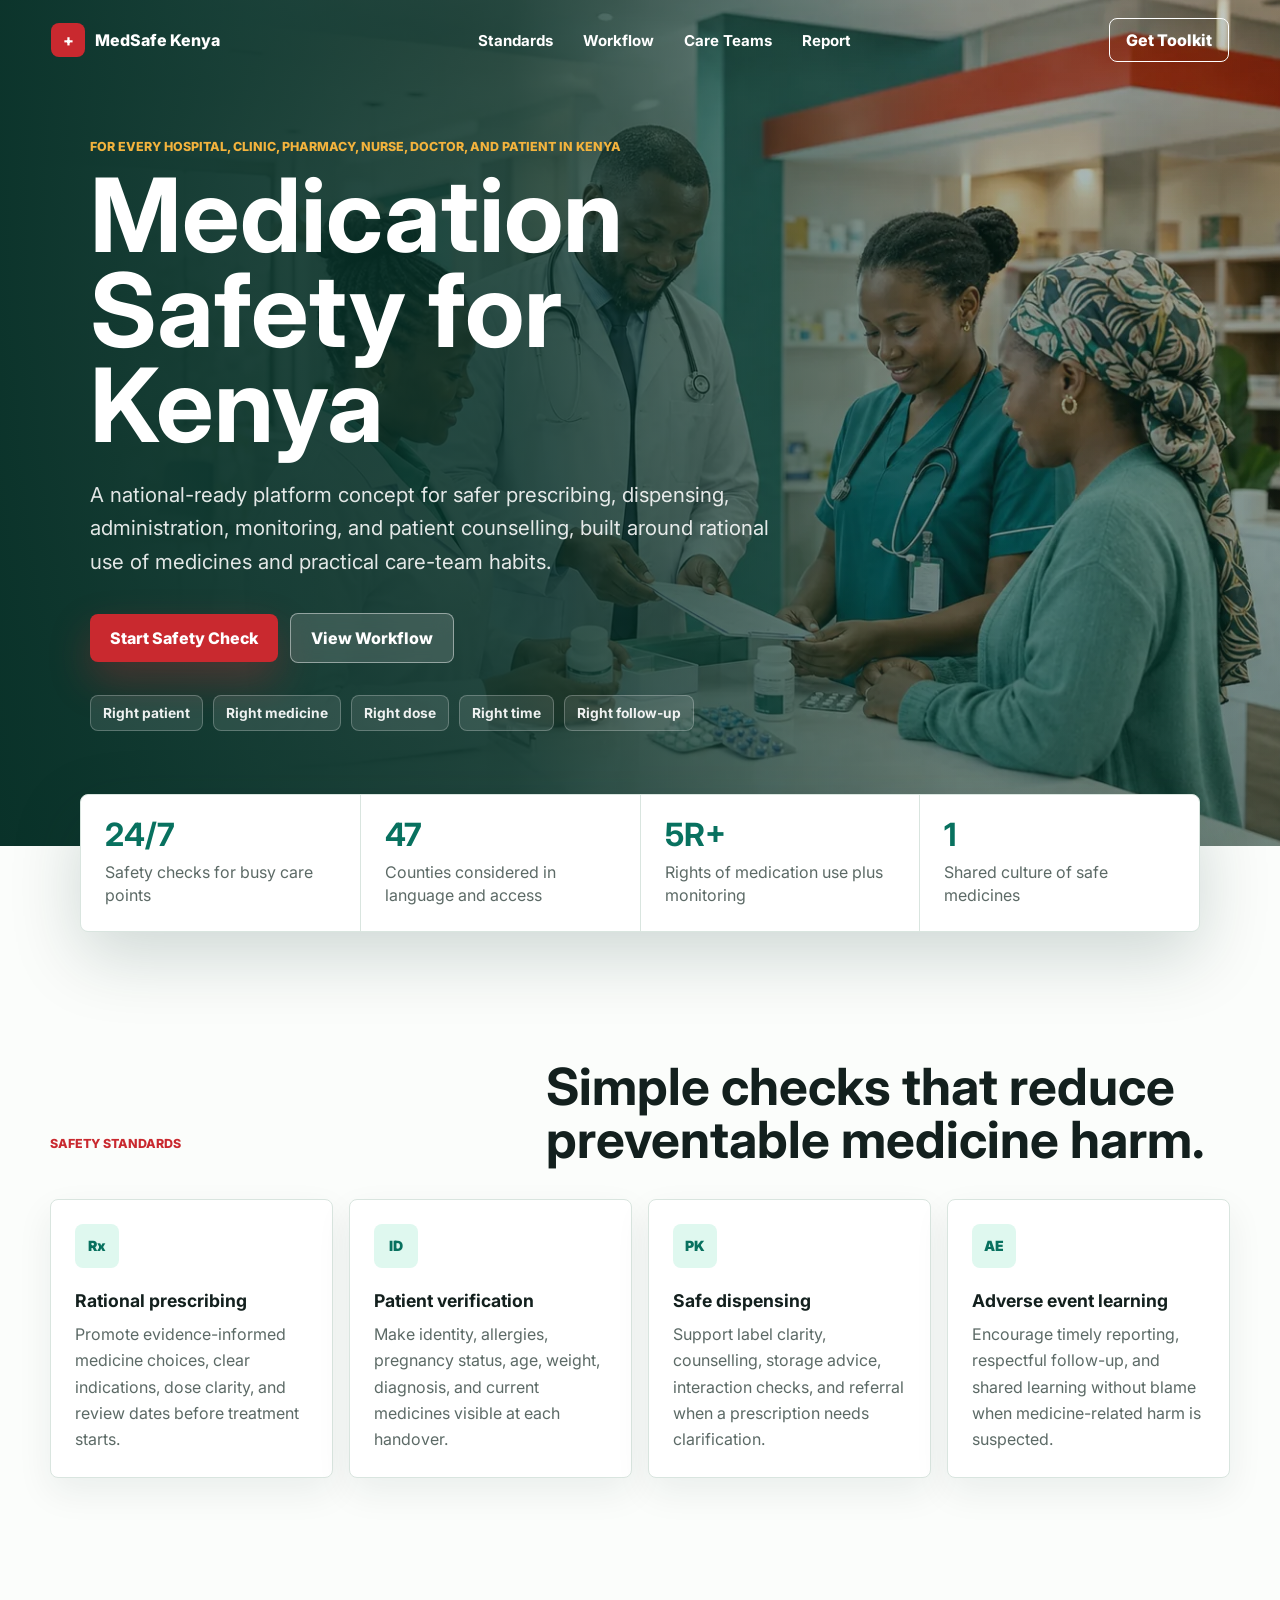
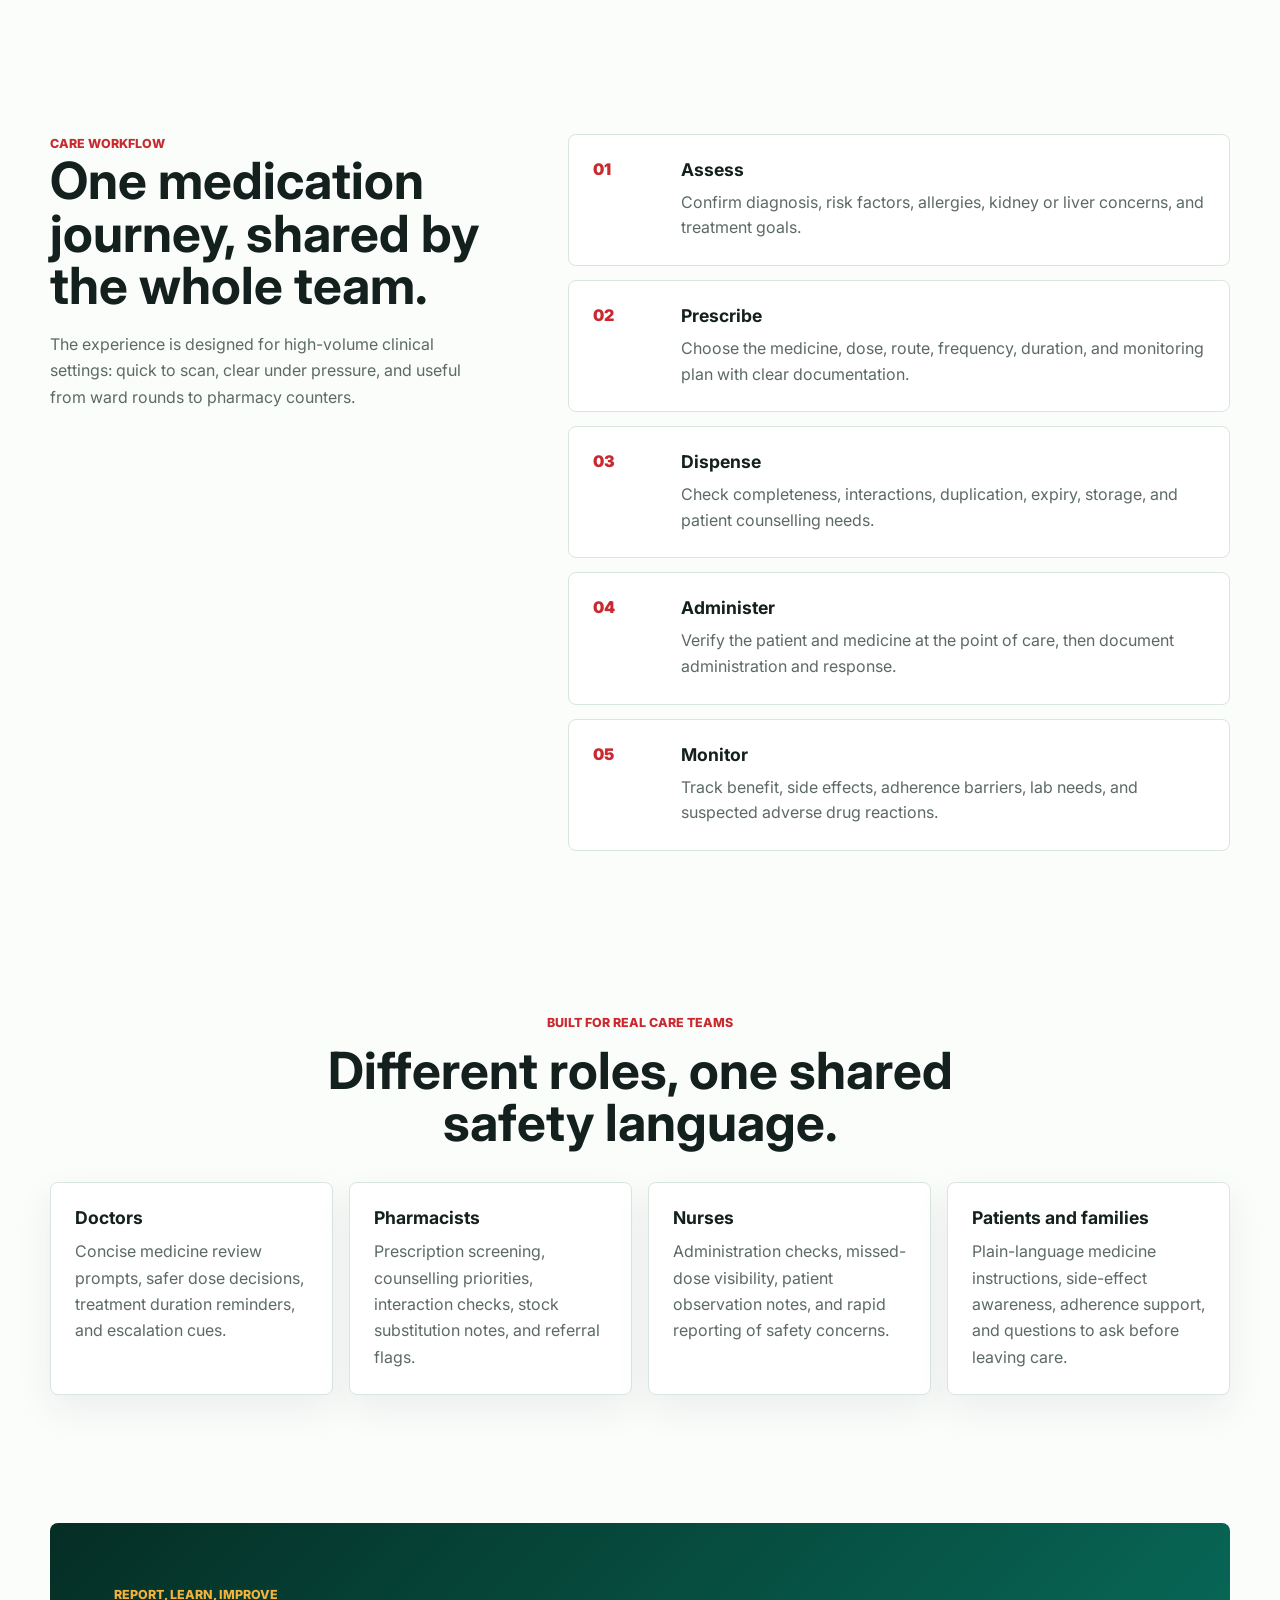
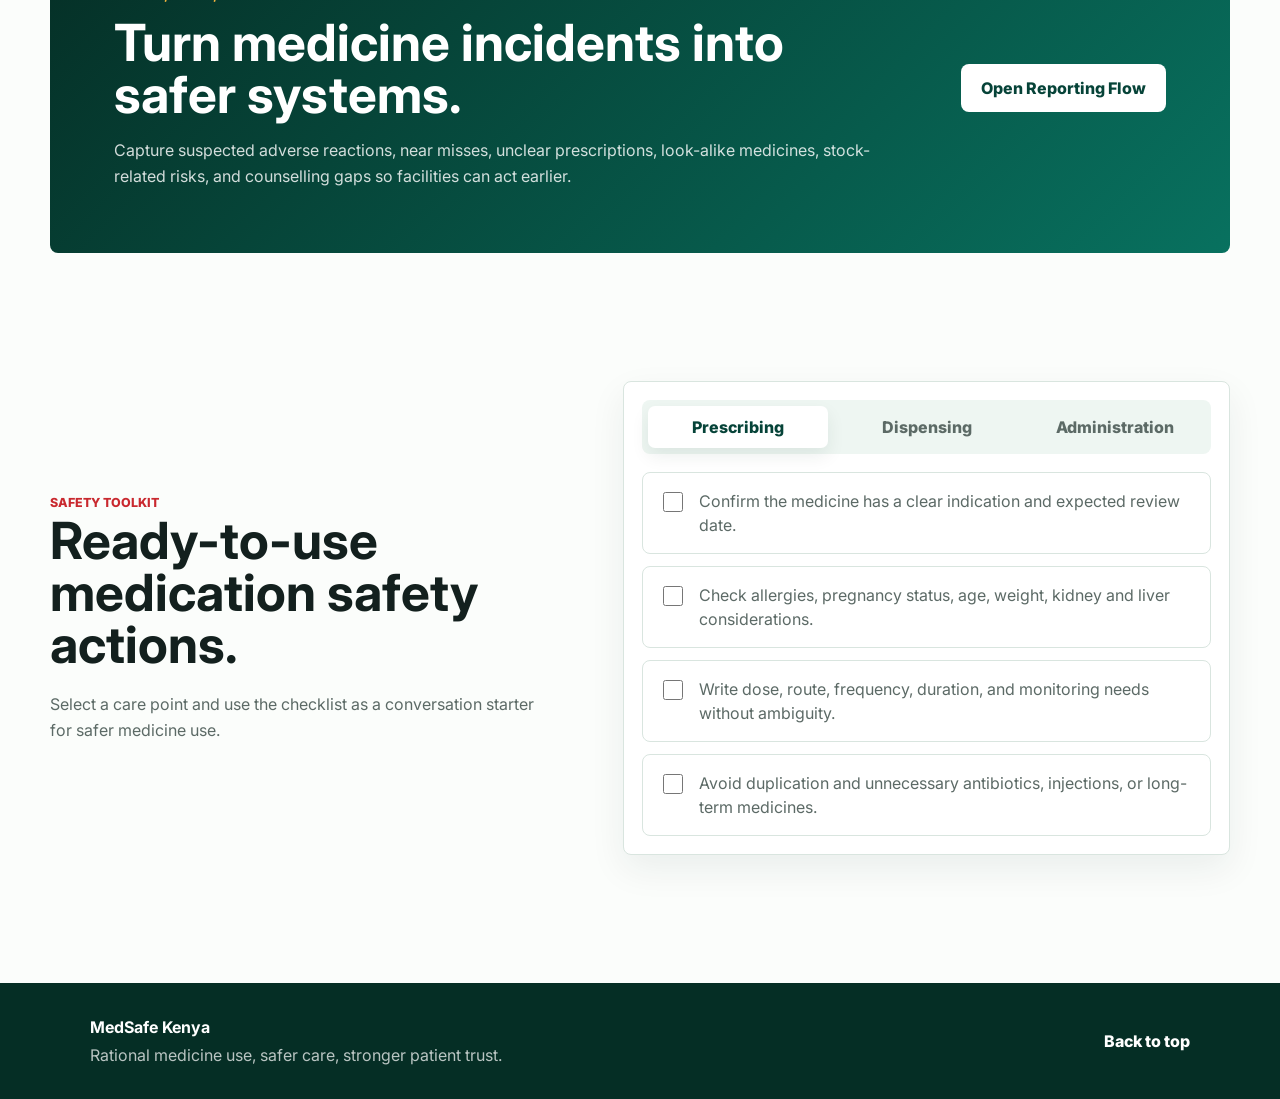
<file: frontend/index.html>
<!doctype html>
<html lang="en">
  <head>
    <meta charset="utf-8">
    <meta name="viewport" content="width=device-width, initial-scale=1">
    <meta name="description" content="A Kenya-focused medication safety landing page promoting rational and safe use of medicines across hospitals, pharmacies, and care teams.">
    <meta name="theme-color" content="#052e25">
    <meta property="og:type" content="website">
    <meta property="og:title" content="MedSafe Kenya | Medication Safety for Kenya">
    <meta property="og:description" content="Rational medicine use, safer care, and stronger patient trust across Kenyan hospitals, clinics, pharmacies, and care teams.">
    <meta property="og:image" content="assets/og-image.jpg">
    <meta name="twitter:card" content="summary_large_image">
    <meta name="twitter:title" content="MedSafe Kenya | Medication Safety for Kenya">
    <meta name="twitter:description" content="A Kenya-focused medication safety landing page for hospitals, doctors, pharmacists, nurses, patients, and families.">
    <meta name="twitter:image" content="assets/og-image.jpg">
    <title>MedSafe Kenya | Rational and Safe Medication Use</title>
    <link rel="icon" href="favicon.ico" sizes="any">
    <link rel="apple-touch-icon" href="assets/icon-192.png">
    <link rel="manifest" href="site.webmanifest">
    <link rel="preload" as="image" href="assets/medication-safety-kenya.webp" type="image/webp" fetchpriority="high">
    <link rel="preconnect" href="https://fonts.googleapis.com">
    <link rel="preconnect" href="https://fonts.gstatic.com" crossorigin>
    <link href="https://fonts.googleapis.com/css2?family=Inter:wght@400;500;600;700;800&display=swap" rel="stylesheet">
    <link rel="stylesheet" href="styles.css">
  </head>
  <body>
    <header class="site-header" data-header>
      <a class="brand" href="#top" aria-label="MedSafe Kenya home">
        <span class="brand-mark" aria-hidden="true">+</span>
        <span>MedSafe Kenya</span>
      </a>
      <nav class="nav" aria-label="Primary navigation">
        <a href="#standards">Standards</a>
        <a href="#workflow">Workflow</a>
        <a href="#teams">Care Teams</a>
        <a href="#report">Report</a>
      </nav>
      <a class="header-action" href="#toolkit">Get Toolkit</a>
    </header>

    <main id="top">
      <section class="hero" aria-labelledby="hero-title">
        <div class="hero-bg" aria-hidden="true"></div>
        <div class="hero-scrim" aria-hidden="true"></div>
        <div class="hero-content">
          <p class="eyebrow">For every hospital, clinic, pharmacy, nurse, doctor, and patient in Kenya</p>
          <h1 id="hero-title">Medication Safety for Kenya</h1>
          <p class="hero-copy">
            A national-ready platform concept for safer prescribing, dispensing, administration, monitoring,
            and patient counselling, built around rational use of medicines and practical care-team habits.
          </p>
          <div class="hero-actions" aria-label="Primary actions">
            <a class="button primary" href="#toolkit">Start Safety Check</a>
            <a class="button secondary" href="#workflow">View Workflow</a>
          </div>
          <div class="trust-strip" aria-label="Safety priorities">
            <span>Right patient</span>
            <span>Right medicine</span>
            <span>Right dose</span>
            <span>Right time</span>
            <span>Right follow-up</span>
          </div>
        </div>
      </section>

      <section class="quick-panel" aria-label="Medication safety snapshot">
        <div>
          <strong>24/7</strong>
          <span>Safety checks for busy care points</span>
        </div>
        <div>
          <strong>47</strong>
          <span>Counties considered in language and access</span>
        </div>
        <div>
          <strong>5R+</strong>
          <span>Rights of medication use plus monitoring</span>
        </div>
        <div>
          <strong>1</strong>
          <span>Shared culture of safe medicines</span>
        </div>
      </section>

      <section class="section intro" id="standards">
        <div class="section-heading">
          <p class="eyebrow dark">Safety standards</p>
          <h2>Simple checks that reduce preventable medicine harm.</h2>
        </div>
        <div class="standards-grid">
          <article>
            <span class="icon">Rx</span>
            <h3>Rational prescribing</h3>
            <p>Promote evidence-informed medicine choices, clear indications, dose clarity, and review dates before treatment starts.</p>
          </article>
          <article>
            <span class="icon">ID</span>
            <h3>Patient verification</h3>
            <p>Make identity, allergies, pregnancy status, age, weight, diagnosis, and current medicines visible at each handover.</p>
          </article>
          <article>
            <span class="icon">PK</span>
            <h3>Safe dispensing</h3>
            <p>Support label clarity, counselling, storage advice, interaction checks, and referral when a prescription needs clarification.</p>
          </article>
          <article>
            <span class="icon">AE</span>
            <h3>Adverse event learning</h3>
            <p>Encourage timely reporting, respectful follow-up, and shared learning without blame when medicine-related harm is suspected.</p>
          </article>
        </div>
      </section>

      <section class="workflow section" id="workflow">
        <div class="workflow-copy">
          <p class="eyebrow dark">Care workflow</p>
          <h2>One medication journey, shared by the whole team.</h2>
          <p>
            The experience is designed for high-volume clinical settings: quick to scan, clear under pressure,
            and useful from ward rounds to pharmacy counters.
          </p>
        </div>
        <ol class="timeline">
          <li>
            <span>01</span>
            <div>
              <h3>Assess</h3>
              <p>Confirm diagnosis, risk factors, allergies, kidney or liver concerns, and treatment goals.</p>
            </div>
          </li>
          <li>
            <span>02</span>
            <div>
              <h3>Prescribe</h3>
              <p>Choose the medicine, dose, route, frequency, duration, and monitoring plan with clear documentation.</p>
            </div>
          </li>
          <li>
            <span>03</span>
            <div>
              <h3>Dispense</h3>
              <p>Check completeness, interactions, duplication, expiry, storage, and patient counselling needs.</p>
            </div>
          </li>
          <li>
            <span>04</span>
            <div>
              <h3>Administer</h3>
              <p>Verify the patient and medicine at the point of care, then document administration and response.</p>
            </div>
          </li>
          <li>
            <span>05</span>
            <div>
              <h3>Monitor</h3>
              <p>Track benefit, side effects, adherence barriers, lab needs, and suspected adverse drug reactions.</p>
            </div>
          </li>
        </ol>
      </section>

      <section class="section teams" id="teams">
        <div class="section-heading center">
          <p class="eyebrow dark">Built for real care teams</p>
          <h2>Different roles, one shared safety language.</h2>
        </div>
        <div class="team-grid">
          <article>
            <h3>Doctors</h3>
            <p>Concise medicine review prompts, safer dose decisions, treatment duration reminders, and escalation cues.</p>
          </article>
          <article>
            <h3>Pharmacists</h3>
            <p>Prescription screening, counselling priorities, interaction checks, stock substitution notes, and referral flags.</p>
          </article>
          <article>
            <h3>Nurses</h3>
            <p>Administration checks, missed-dose visibility, patient observation notes, and rapid reporting of safety concerns.</p>
          </article>
          <article>
            <h3>Patients and families</h3>
            <p>Plain-language medicine instructions, side-effect awareness, adherence support, and questions to ask before leaving care.</p>
          </article>
        </div>
      </section>

      <section class="report-band" id="report">
        <div>
          <p class="eyebrow">Report, learn, improve</p>
          <h2>Turn medicine incidents into safer systems.</h2>
          <p>
            Capture suspected adverse reactions, near misses, unclear prescriptions, look-alike medicines,
            stock-related risks, and counselling gaps so facilities can act earlier.
          </p>
        </div>
        <a class="button light" href="#toolkit">Open Reporting Flow</a>
      </section>

      <section class="section toolkit" id="toolkit">
        <div class="toolkit-shell">
          <div class="toolkit-copy">
            <p class="eyebrow dark">Safety toolkit</p>
            <h2>Ready-to-use medication safety actions.</h2>
            <p>Select a care point and use the checklist as a conversation starter for safer medicine use.</p>
          </div>
          <div class="checker" aria-label="Medication safety checklist">
            <div class="tabs" role="tablist" aria-label="Care point">
              <button class="tab active" type="button" data-tab="prescribing">Prescribing</button>
              <button class="tab" type="button" data-tab="dispensing">Dispensing</button>
              <button class="tab" type="button" data-tab="administration">Administration</button>
            </div>
            <ul class="checklist" data-checklist></ul>
          </div>
        </div>
      </section>
    </main>

    <footer class="footer">
      <div>
        <strong>MedSafe Kenya</strong>
        <p>Rational medicine use, safer care, stronger patient trust.</p>
      </div>
      <a href="#top">Back to top</a>
    </footer>

    <script src="script.js"></script>
  </body>
</html>
</file>
<file: frontend/styles.css>
:root {
  --green-950: #052e25;
  --green-850: #064338;
  --green-700: #08715f;
  --teal-500: #18b6a0;
  --mint-100: #dff8ef;
  --red-600: #c9292f;
  --gold-400: #f3b33d;
  --ink: #13201e;
  --muted: #5c6a66;
  --line: #d9e5df;
  --paper: #fbfdfb;
  --white: #ffffff;
  --shadow: 0 24px 70px rgba(5, 46, 37, 0.18);
}

* {
  box-sizing: border-box;
}

html {
  scroll-behavior: smooth;
}

body {
  margin: 0;
  font-family: Inter, Arial, sans-serif;
  color: var(--ink);
  background: var(--paper);
}

a {
  color: inherit;
  text-decoration: none;
}

.site-header {
  position: fixed;
  z-index: 10;
  top: 0;
  left: 0;
  right: 0;
  display: flex;
  align-items: center;
  justify-content: space-between;
  gap: 24px;
  padding: 18px clamp(18px, 4vw, 56px);
  color: var(--white);
  transition: background 180ms ease, box-shadow 180ms ease, color 180ms ease;
}

.site-header.scrolled {
  color: var(--ink);
  background: rgba(255, 255, 255, 0.94);
  box-shadow: 0 12px 35px rgba(6, 67, 56, 0.1);
  backdrop-filter: blur(14px);
}

.brand,
.nav,
.hero-actions,
.trust-strip,
.tabs {
  display: flex;
  align-items: center;
}

.brand {
  gap: 10px;
  font-weight: 800;
  white-space: nowrap;
}

.brand-mark {
  display: grid;
  place-items: center;
  width: 34px;
  height: 34px;
  border-radius: 8px;
  background: var(--red-600);
  color: var(--white);
  font-weight: 800;
}

.nav {
  gap: clamp(14px, 3vw, 30px);
  font-size: 0.94rem;
  font-weight: 700;
}

.header-action {
  padding: 11px 16px;
  border: 1px solid currentColor;
  border-radius: 8px;
  font-weight: 800;
}

.hero {
  position: relative;
  min-height: 94vh;
  display: flex;
  align-items: center;
  overflow: hidden;
  color: var(--white);
  padding: 120px clamp(20px, 7vw, 96px) 96px;
}

.hero-bg,
.hero-scrim {
  position: absolute;
  inset: 0;
}

.hero-bg {
  background-image: url("assets/medication-safety-kenya.jpg");
  background-image: image-set(
    url("assets/medication-safety-kenya.webp") type("image/webp"),
    url("assets/medication-safety-kenya.jpg") type("image/jpeg")
  );
  background-size: cover;
  background-position: center right;
  transform: scale(1.01);
}

.hero-scrim {
  background:
    linear-gradient(90deg, rgba(5, 46, 37, 0.96) 0%, rgba(5, 46, 37, 0.8) 40%, rgba(5, 46, 37, 0.28) 75%, rgba(5, 46, 37, 0.18) 100%),
    linear-gradient(0deg, rgba(5, 46, 37, 0.42), rgba(5, 46, 37, 0.06));
}

.hero-content {
  position: relative;
  z-index: 1;
  width: min(760px, 100%);
}

.eyebrow {
  margin: 0 0 14px;
  color: var(--gold-400);
  font-size: 0.78rem;
  font-weight: 800;
  letter-spacing: 0;
  text-transform: uppercase;
}

.eyebrow.dark {
  color: var(--red-600);
}

h1,
h2,
h3,
p {
  overflow-wrap: anywhere;
}

h1 {
  margin: 0;
  max-width: 720px;
  font-size: clamp(3.4rem, 8vw, 6.9rem);
  line-height: 0.93;
  letter-spacing: 0;
}

h2 {
  margin: 0;
  font-size: clamp(2rem, 4vw, 4rem);
  line-height: 1.02;
  letter-spacing: 0;
}

h3 {
  margin: 0 0 10px;
  font-size: 1.1rem;
}

.hero-copy {
  max-width: 680px;
  margin: 24px 0 0;
  color: rgba(255, 255, 255, 0.88);
  font-size: clamp(1.04rem, 2vw, 1.28rem);
  line-height: 1.65;
}

.hero-actions {
  flex-wrap: wrap;
  gap: 12px;
  margin-top: 34px;
}

.button {
  display: inline-flex;
  align-items: center;
  justify-content: center;
  min-height: 48px;
  padding: 14px 20px;
  border-radius: 8px;
  font-weight: 800;
  transition: transform 160ms ease, box-shadow 160ms ease, background 160ms ease;
}

.button:hover,
.header-action:hover {
  transform: translateY(-1px);
}

.button.primary {
  background: var(--red-600);
  color: var(--white);
  box-shadow: 0 18px 40px rgba(201, 41, 47, 0.32);
}

.button.secondary {
  background: rgba(255, 255, 255, 0.14);
  color: var(--white);
  border: 1px solid rgba(255, 255, 255, 0.45);
  backdrop-filter: blur(10px);
}

.button.light {
  background: var(--white);
  color: var(--green-850);
  white-space: nowrap;
}

.trust-strip {
  flex-wrap: wrap;
  gap: 10px;
  margin-top: 32px;
}

.trust-strip span {
  padding: 9px 12px;
  border: 1px solid rgba(255, 255, 255, 0.24);
  border-radius: 8px;
  background: rgba(255, 255, 255, 0.1);
  color: rgba(255, 255, 255, 0.92);
  font-size: 0.86rem;
  font-weight: 700;
}

.quick-panel {
  position: relative;
  z-index: 2;
  display: grid;
  grid-template-columns: repeat(4, 1fr);
  gap: 1px;
  width: min(1120px, calc(100% - 40px));
  margin: -52px auto 0;
  overflow: hidden;
  border: 1px solid var(--line);
  border-radius: 8px;
  background: var(--line);
  box-shadow: var(--shadow);
}

.quick-panel div {
  min-height: 128px;
  padding: 24px;
  background: var(--white);
}

.quick-panel strong {
  display: block;
  color: var(--green-700);
  font-size: 2rem;
  line-height: 1;
}

.quick-panel span {
  display: block;
  margin-top: 10px;
  color: var(--muted);
  line-height: 1.45;
}

.section {
  width: min(1180px, calc(100% - 40px));
  margin: 0 auto;
  padding: clamp(72px, 10vw, 128px) 0;
}

.section-heading {
  display: grid;
  grid-template-columns: minmax(220px, 0.8fr) minmax(280px, 1.2fr);
  gap: 40px;
  align-items: end;
  margin-bottom: 34px;
}

.section-heading.center {
  display: block;
  max-width: 760px;
  margin-inline: auto;
  text-align: center;
}

.standards-grid,
.team-grid {
  display: grid;
  grid-template-columns: repeat(4, minmax(0, 1fr));
  gap: 16px;
}

.standards-grid article,
.team-grid article,
.checker {
  border: 1px solid var(--line);
  border-radius: 8px;
  background: var(--white);
  box-shadow: 0 14px 36px rgba(5, 46, 37, 0.07);
}

.standards-grid article,
.team-grid article {
  padding: 24px;
}

.standards-grid p,
.team-grid p,
.workflow-copy p,
.toolkit-copy p {
  margin: 0;
  color: var(--muted);
  line-height: 1.65;
}

.icon {
  display: grid;
  place-items: center;
  width: 44px;
  height: 44px;
  margin-bottom: 22px;
  border-radius: 8px;
  background: var(--mint-100);
  color: var(--green-700);
  font-size: 0.88rem;
  font-weight: 900;
}

.workflow {
  display: grid;
  grid-template-columns: 0.8fr 1.2fr;
  gap: clamp(28px, 6vw, 80px);
  align-items: start;
}

.workflow-copy {
  position: sticky;
  top: 110px;
}

.workflow-copy h2,
.toolkit-copy h2 {
  margin-bottom: 20px;
}

.timeline {
  display: grid;
  gap: 14px;
  margin: 0;
  padding: 0;
  list-style: none;
}

.timeline li {
  display: grid;
  grid-template-columns: 70px 1fr;
  gap: 18px;
  padding: 24px;
  border: 1px solid var(--line);
  border-radius: 8px;
  background: var(--white);
}

.timeline span {
  color: var(--red-600);
  font-weight: 900;
}

.timeline p {
  margin: 0;
  color: var(--muted);
  line-height: 1.6;
}

.teams {
  padding-top: 36px;
}

.report-band {
  display: flex;
  align-items: center;
  justify-content: space-between;
  gap: 28px;
  width: min(1180px, calc(100% - 40px));
  margin: 0 auto;
  padding: clamp(34px, 6vw, 64px);
  border-radius: 8px;
  background: linear-gradient(135deg, var(--green-950), var(--green-700));
  color: var(--white);
}

.report-band div {
  max-width: 760px;
}

.report-band h2 {
  margin-bottom: 16px;
}

.report-band p:not(.eyebrow) {
  margin: 0;
  color: rgba(255, 255, 255, 0.82);
  line-height: 1.65;
}

.toolkit-shell {
  display: grid;
  grid-template-columns: 0.9fr 1.1fr;
  gap: clamp(28px, 6vw, 80px);
  align-items: center;
}

.checker {
  padding: 18px;
}

.tabs {
  gap: 8px;
  padding: 6px;
  border-radius: 8px;
  background: #eef6f2;
}

.tab {
  flex: 1;
  min-height: 42px;
  border: 0;
  border-radius: 7px;
  background: transparent;
  color: var(--muted);
  font: inherit;
  font-weight: 800;
  cursor: pointer;
}

.tab.active {
  background: var(--white);
  color: var(--green-850);
  box-shadow: 0 8px 18px rgba(5, 46, 37, 0.08);
}

.checklist {
  display: grid;
  gap: 12px;
  margin: 18px 0 0;
  padding: 0;
  list-style: none;
}

.checklist li {
  display: grid;
  grid-template-columns: 28px 1fr;
  gap: 12px;
  align-items: start;
  padding: 16px;
  border: 1px solid var(--line);
  border-radius: 8px;
}

.checklist input {
  width: 20px;
  height: 20px;
  accent-color: var(--green-700);
}

.checklist label {
  color: var(--muted);
  line-height: 1.5;
}

.footer {
  display: flex;
  align-items: center;
  justify-content: space-between;
  gap: 20px;
  padding: 34px clamp(20px, 7vw, 96px);
  background: var(--green-950);
  color: var(--white);
}

.footer p {
  margin: 8px 0 0;
  color: rgba(255, 255, 255, 0.72);
}

.footer a {
  font-weight: 800;
}

@media (max-width: 920px) {
  .nav {
    display: none;
  }

  .hero {
    min-height: 92vh;
    padding-top: 112px;
  }

  .hero-bg {
    background-image: url("assets/medication-safety-kenya-mobile.jpg");
    background-image: image-set(
      url("assets/medication-safety-kenya-mobile.webp") type("image/webp"),
      url("assets/medication-safety-kenya-mobile.jpg") type("image/jpeg")
    );
    background-position: 62% center;
  }

  .hero-scrim {
    background: linear-gradient(90deg, rgba(5, 46, 37, 0.98), rgba(5, 46, 37, 0.72));
  }

  .quick-panel,
  .standards-grid,
  .team-grid,
  .workflow,
  .toolkit-shell,
  .section-heading {
    grid-template-columns: 1fr 1fr;
  }

  .workflow-copy {
    position: static;
  }

  .report-band {
    align-items: flex-start;
    flex-direction: column;
  }
}

@media (max-width: 640px) {
  .site-header {
    padding: 14px 16px;
  }

  .brand span:last-child {
    max-width: 112px;
    white-space: normal;
    line-height: 1.05;
  }

  .header-action {
    padding: 10px 12px;
    font-size: 0.86rem;
  }

  .hero {
    min-height: 96vh;
    padding: 104px 20px 82px;
  }

  h1 {
    font-size: clamp(3.05rem, 18vw, 4.4rem);
  }

  .quick-panel,
  .standards-grid,
  .team-grid,
  .workflow,
  .toolkit-shell,
  .section-heading {
    grid-template-columns: 1fr;
  }

  .quick-panel {
    margin-top: -34px;
  }

  .quick-panel div {
    min-height: 104px;
  }

  .timeline li {
    grid-template-columns: 48px 1fr;
    padding: 20px;
  }

  .tabs {
    align-items: stretch;
    flex-direction: column;
  }

  .footer {
    align-items: flex-start;
    flex-direction: column;
  }
}
</file>
